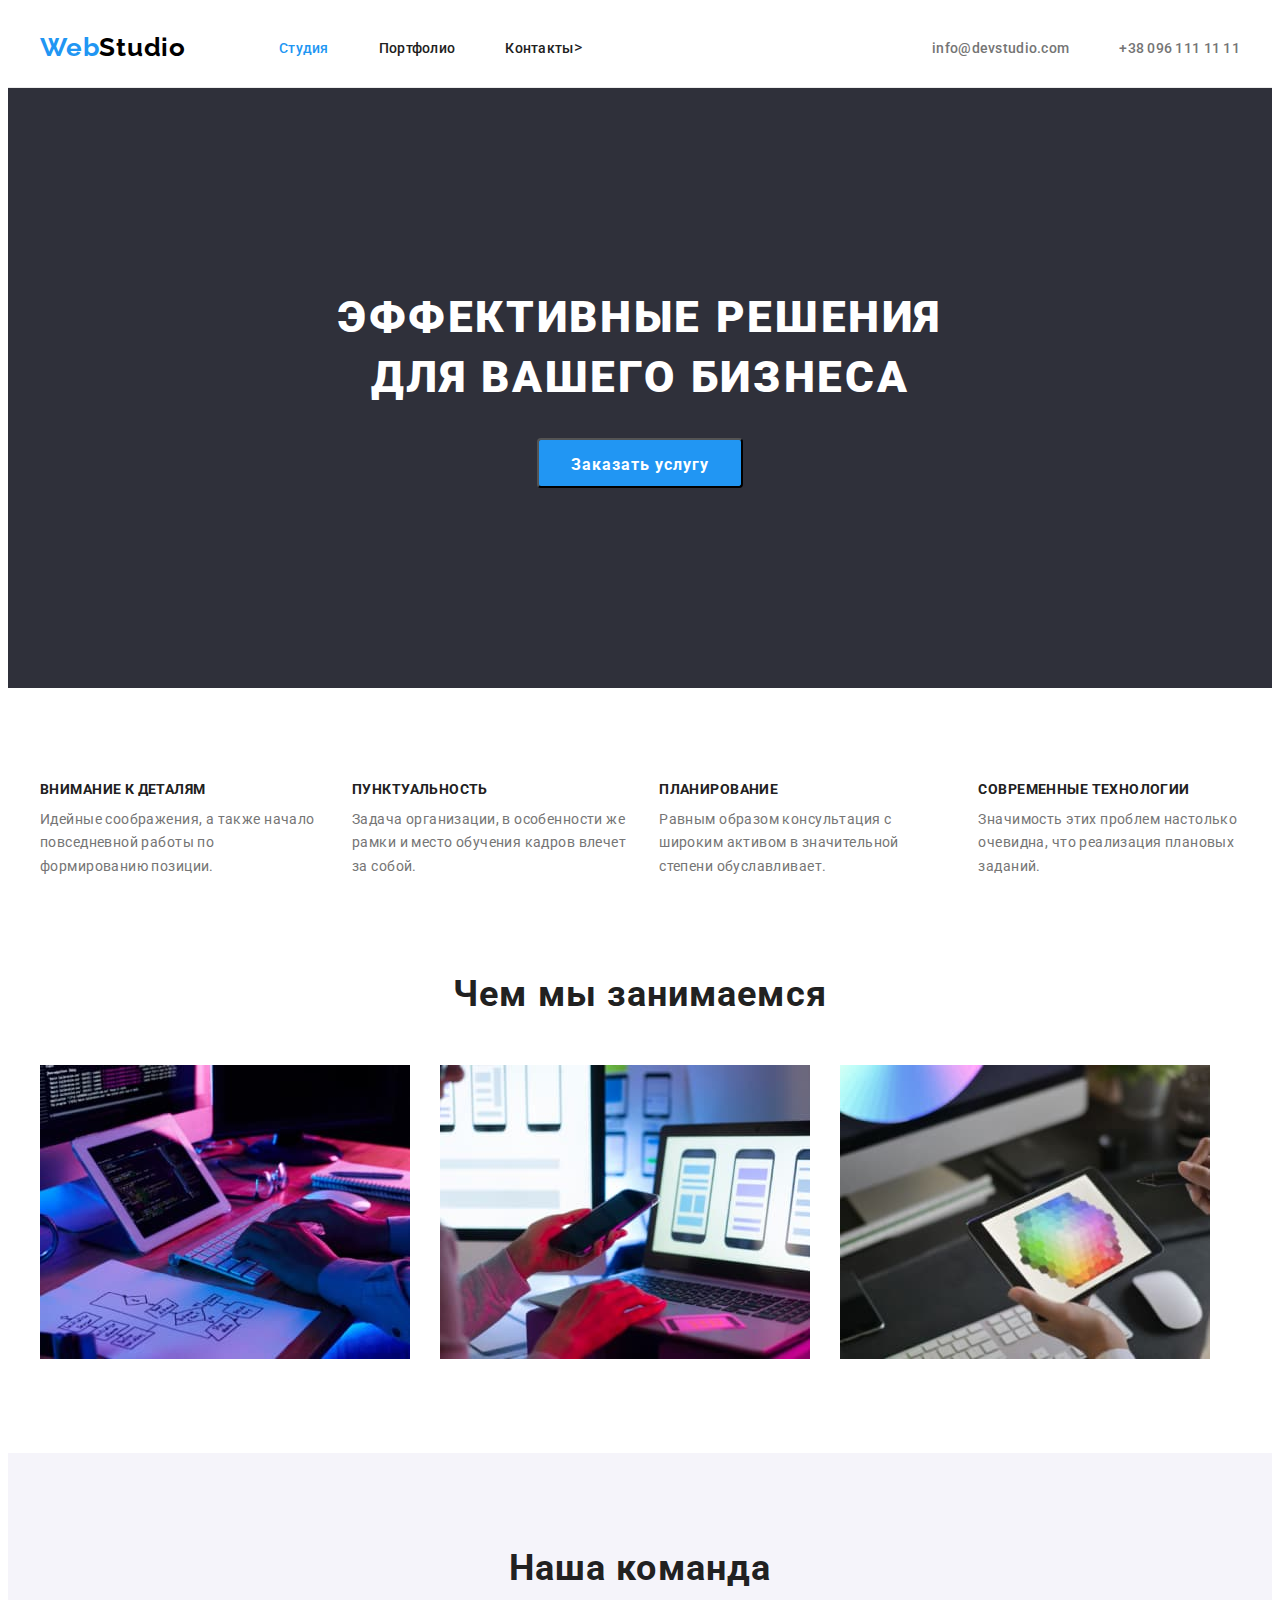
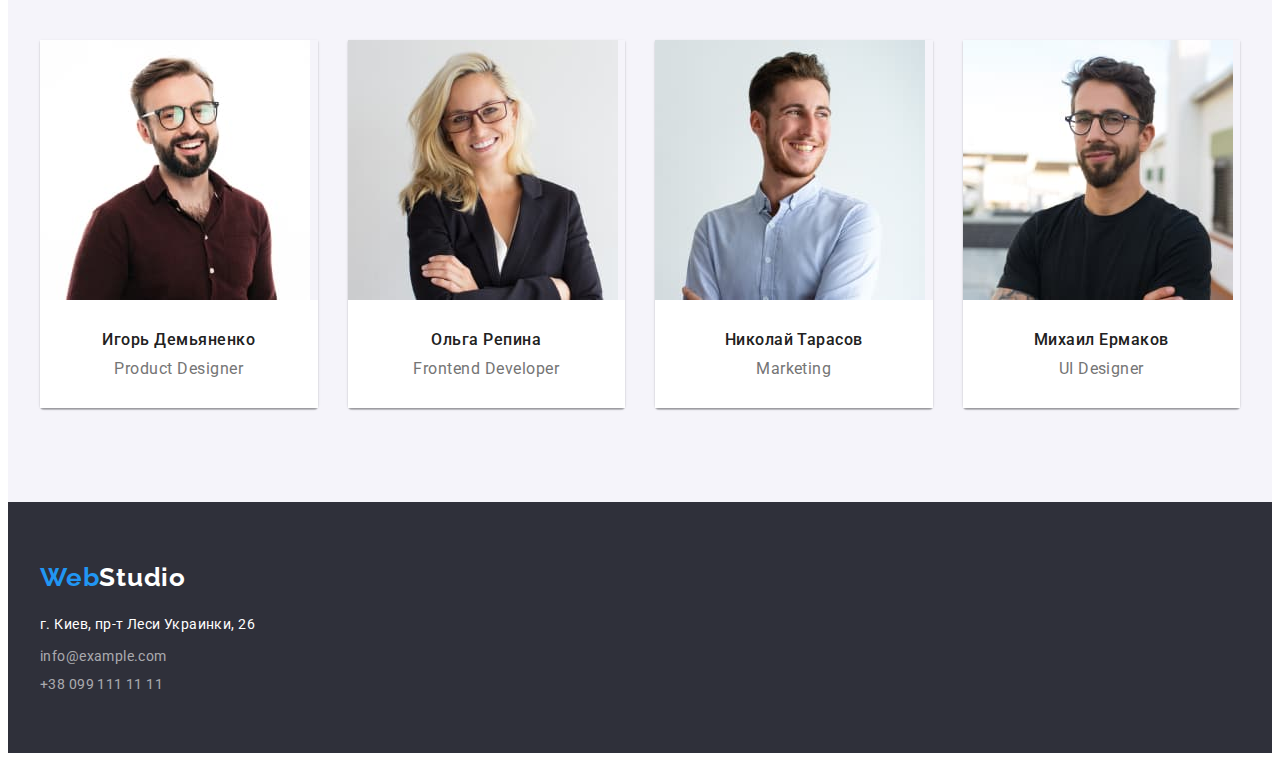
<file: index.html>
<!DOCTYPE html>
<html lang="ru">
<head>
    <meta charset="UTF-8">
    <meta http-equiv="X-UA-Compatible" content="IE=edge">
    <meta name="viewport" content="width=device-width, initial-scale=1.0">
    <title>Document</title>
    <link rel="preconnect" href="https://fonts.googleapis.com">
    <link rel="preconnect" href="https://fonts.gstatic.com" crossorigin>
    <link href="https://fonts.googleapis.com/css2?family=Raleway:wght@700&family=Roboto:wght@400;500;700;900&display=swap" rel="stylesheet">
    <link rel="stylesheet" href="https://cdnjs.cloudflare.com/ajax/libs/modern-normalize/1.1.0/modern-normalize.min.css" integrity="sha512-wpPYUAdjBVSE4KJnH1VR1HeZfpl1ub8YT/NKx4PuQ5NmX2tKuGu6U/JRp5y+Y8XG2tV+wKQpNHVUX03MfMFn9Q==" crossorigin="anonymous" referrerpolicy="no-referrer" />
    <link rel="stylesheet" href="./css/styles.css"/>
</head>
<body>
    <header class="header">
        <div class="container header-container">
        <nav class="navigation">
            <a href="./index.html" class="logo" lang="en">Web<span class="logo-header">Studio</span></a>
            <ul class="navigation-list list">
                <li class="navigation-link"><a href="" class="navigation-item current">Студия</a></li>
                <li class="navigation-link"><a href="./portfolio.html" class="navigation-item">Портфолио</a></li>
                <li class="navigation-link"><a href="" class="navigation-item">Контакты</a>></li>
            </ul>

        </nav>
        <ul class="header-list list">
            <li class="header-mail"><a href="mailto:info@devstudio.com" class="header-item">info@devstudio.com</a></li>
            <li class="header-tel"><a href="tel:+380961111111" class="header-item">+38 096 111 11 11</a></li>
        </ul>
    </div>
    </header>
    <main>
        <section class="hero">
            <div class="container"> 
            <h1 class="hero-title">Эффективные решения <br>для вашего бизнеса</h1>
            <button type="button" class="hero-btn" >Заказать услугу</button>
            </div>     
    </section>
        <section class="section about">
            <div class="container">
            <h2 class="visually-hidden">Наши преимущества</h2>
            <ul class="about-list list">
                <li class="about-list-content"><h3 class="about-title">Внимание к деталям</h3>
                    <p class="about-text">Идейные соображения, а также начало повседневной работы по формированию позиции.</p></li>
                <li class="about-list-content"><h3 class="about-title">Пунктуальность</h3>
                    <p class="about-text">Задача организации, в особенности же рамки и место обучения кадров влечет за собой.</p></li>
                <li class="about-list-content"><h3 class="about-title">Планирование</h3>
                    <p class="about-text">Равным образом консультация с широким активом в значительной степени обуславливает.</p></li>
                <li class="about-list-content"><h3 class="about-title">Современные технологии</h3>
                    <p class="about-text">Значимость этих проблем настолько очевидна, что реализация плановых заданий.</p></li>
                </ul>
            </div>
        </section>
        <section class="section img">
            <div class="container">
            <h2 class="img-title">Чем мы занимаемся</h2>
            <ul class="img-list list">
                <li class="img-item"><img src="./images/box1.jpg" 
                    alt="Программист набирает на клавиатуре код"
                    width="370"
                    height="294"
                    />
                </li>
                <li class="img-item"><img src="./images/box2.jpg" alt="На экране ноутбука предствлены телефонные версии сайта"
                    width="370"
                    height="294"
                    />
                </li>
                <li class="img-item"><img src="./images/box3.jpg" alt="На планшете веб-дизайнер выбирает цвет"
                    width="370"
                    height="294"
                    />
                </li>
            </ul> 
        </div>
        </section>
        <section class="section team">
            <div class="container">
            <h2 class="team-title">Наша команда</h2>
            <ul class="team-list list">
                <li class="team-item"><img class="team-img" src="./images/img1.jpg" alt="Фото мужчины"
                    width="270"
                    height="260"
                    />
                <div class="team-item-content">
                    <h3 class="team-names">Игорь Демьяненко</h3>
                    <p lang="en" class="team-profession">Product Designer</p>
                </div>
                </li>
                <li class="team-item"><img class="team-img" src="./images/img2.jpg" alt="Фото женщины"
                    width="270"
                    height="260"
                    />
                <div class="team-item-content">
                    <h3 class="team-names">Ольга Репина</h3>
                    <p lang="en" class="team-profession">Frontend Developer</p>
                </div>
                </li>
                <li class="team-item"><img class="team-img" src="./images/img3.jpg" alt="Фото мужчины"
                    width="270"
                    height="260"
                    />
                <div class="team-item-content">
                    <h3 class="team-names">Николай Тарасов</h3>
                    <p lang="en" class="team-profession">Marketing</p>
                </div>
                </li>
                <li class="team-item"><img class="team-img" src="./images/img4.jpg" alt="Фото мужчины"
                    width="270"
                    height="260"
                    />
                <div class="team-item-content">
                    <h3 class="team-names">Михаил Ермаков</h3>
                    <p lang="en" class="team-profession">UI Designer</p>
                </div>
                </li>
            </ul>
        </div>
        </section>
    </main>
    <footer class="footer">
        <div class="container">
        <a class="logo logo-end" href="./index.html"  lang="en">Web<span class="logo-footer">Studio</span></a>
        <address class="address">
            <ul class="footer-list list">
                <li class="footer-item"><a href="https://goo.gl/maps/nAwjV8WESkUA59sd9"
                       target="_blank" rel="noopener noreferrer nofollow">
                       <p class="footer-address">г. Киев, пр-т Леси Украинки, 26</p></a></li>
                <li class="footer-item"><a href="mailto:info@example.com" class="footer-text">info@example.com</a></li>
                <li class="footer-item"><a href="tel:+380991111111" class="footer-text">+38 099 111 11 11</a></li>
            </ul>
        </address>
        </div>
    </footer>
</body>
</html>
</file>
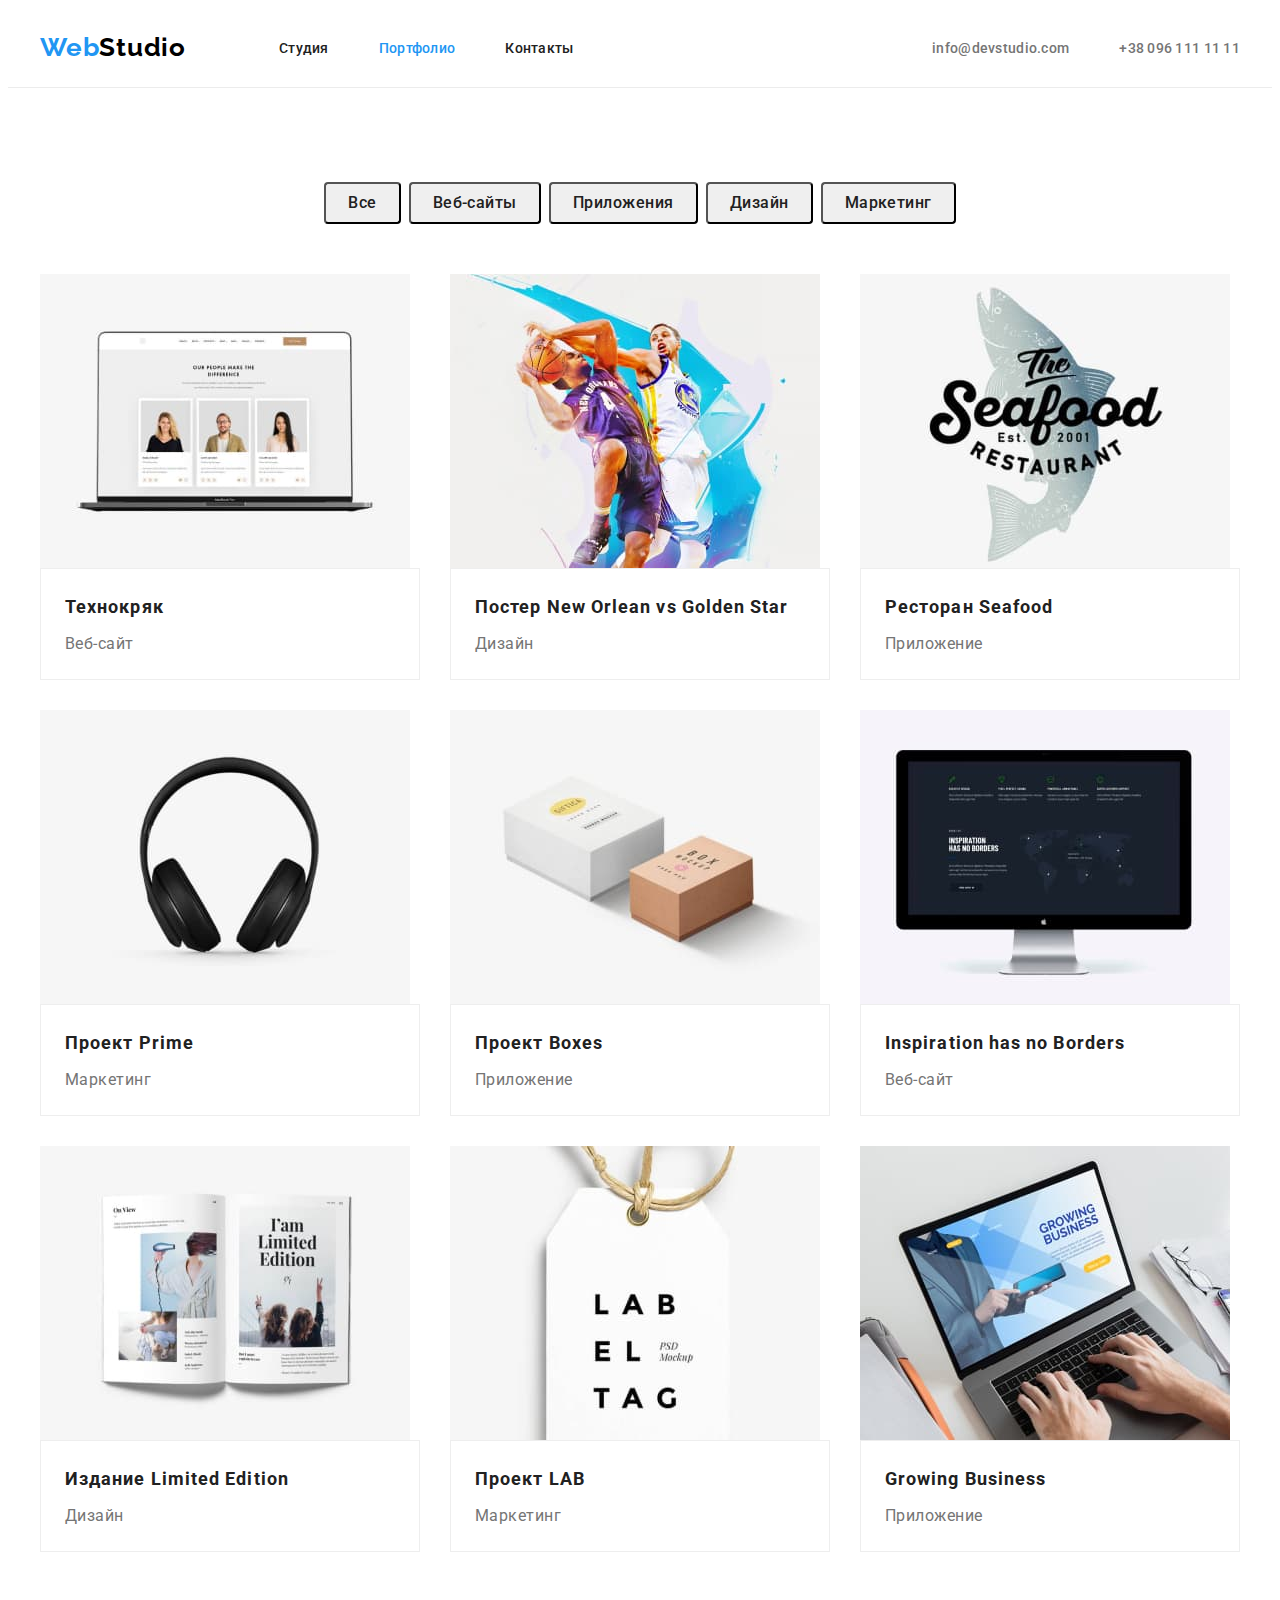
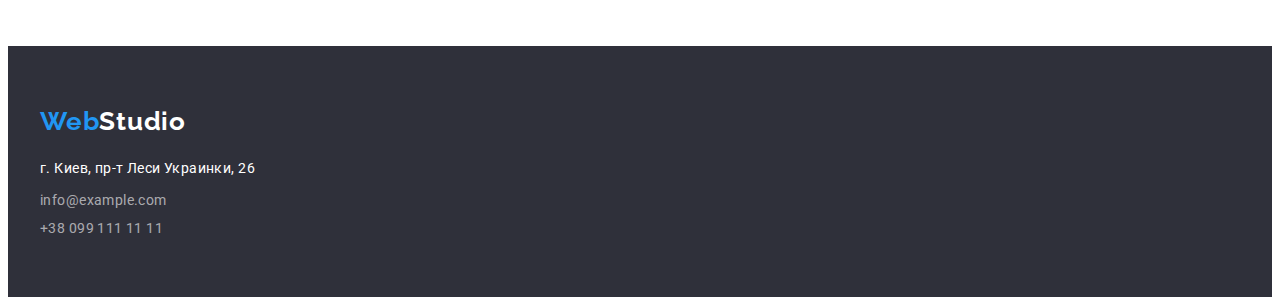
<file: portfolio.html>
<!DOCTYPE html>
<html lang="ru">
<head>
    <meta charset="UTF-8">
    <meta http-equiv="X-UA-Compatible" content="IE=edge">
    <meta name="viewport" content="width=device-width, initial-scale=1.0">
    <title>Document</title>
    <link rel="preconnect" href="https://fonts.googleapis.com">
    <link rel="preconnect" href="https://fonts.gstatic.com" crossorigin>
    <link href="https://fonts.googleapis.com/css2?family=Raleway:wght@700&family=Roboto:wght@400;500;700;900&display=swap" rel="stylesheet">
    <link rel="stylesheet" href="https://cdnjs.cloudflare.com/ajax/libs/modern-normalize/1.1.0/modern-normalize.min.css" integrity="sha512-wpPYUAdjBVSE4KJnH1VR1HeZfpl1ub8YT/NKx4PuQ5NmX2tKuGu6U/JRp5y+Y8XG2tV+wKQpNHVUX03MfMFn9Q==" crossorigin="anonymous" referrerpolicy="no-referrer" />
    <link rel="stylesheet" href="./css/styles.css"/>

</head>
<body>
    <header class="header">
        <div class="container header-container">
        <nav class="navigation">
            <a href="./index.html" class="logo"><span class="logo-accent" lang="en">Web</span><span class="logo-header">Studio</span></a>
            <ul class="navigation-list list">
                <li class="navigation-link"><a href="./index.html" class="navigation-item">Студия</a></li>
                <li class="navigation-link"><a href="./portfolio.html" class="navigation-item current">Портфолио</a></li>
                <li class="navigation-link"><a href="" class="navigation-item">Контакты</a></li>
            </ul>

        </nav>
        <ul class="header-list list">
            <li class="header-mail"><a href="mailto:info@devstudio.com" class="header-item">info@devstudio.com</a></li>
            <li class="header-tel"><a href="tel:+380961111111" class="header-item">+38 096 111 11 11</a></li>
        </ul>
        </div>
    </header>
    <main>
        <section class="section">
            <div class="container">
            <h1 class="visually-hidden">Портфолио</h1>
            <ul class="filter list">
                <li class="filter-item">
                    <button type="button" class="filter-btn">Все</button></li>
                <li class="filter-item">
                    <button type="button" class="filter-btn">Веб-сайты</button></li>
                <li class="filter-item">
                    <button type="button" class="filter-btn">Приложения</button></li>
                <li class="filter-item">
                    <button type="button" class="filter-btn">Дизайн</button></li>
                <li class="filter-item">
                    <button type="button" class="filter-btn">Маркетинг</button></li>
            </ul>
            <ul class="works list">
                <li class="works-item">
                    <img src="./images/portf1.jpg" 
                    alt="Фото мужчины и двух женщин с описаниями к ним"
                    width="370"
                    height="294"/> 
                    <div class="works-item-content"> 
                    <h2 class="works-title">Технокряк</h2>
                    <p class="works-text">Веб-сайт</p>
                    </div>
                </li>
                <li class="works-item">
                    <img src="./images/portf2.jpg" 
                    alt="Два спортсмена играют в баскетбол"
                    width="370"
                    height="294"/> 
                    <div class="works-item-content">
                    <h2 class="works-title">Постер <span lang="en">New Orlean vs Golden Star</span></h2>
                    <p class="works-text">Дизайн</p>
                    </div>
                </li>
                <li class="works-item">
                    <img src="./images/portf3.jpg" 
                    alt="Логотип ресторана рыбка"
                    width="370"
                    height="294"/> 
                    <div class="works-item-content">
                    <h2 class="works-title">Ресторан <span lang="en">Seafood</span></h2>
                    <p class="works-text">Приложение</p>
                    </div>
                </li>
                <li class="works-item">
                    <img src="./images/portf4.jpg" 
                    alt="Наушники"
                    width="370"
                    height="294"/> 
                    <div class="works-item-content">
                    <h2 class="works-title">Проект <span lang="en">Prime</span></h2>
                    <p class="works-text">Маркетинг</p>
                    </div>
                </li>
                <li class="works-item">
                    <img src="./images/portf5.jpg" 
                    alt="Две коробочки"
                    width="370"
                    height="294"/> 
                    <div class="works-item-content">
                    <h2 class="works-title">Проект <span lang="en">Boxes</span></h2>
                    <p class="works-text">Приложение</p>
                    </div>
                </li>
                <li class="works-item">
                    <img src="./images/portf6.jpg" 
                    alt="Монитор"
                    width="370"
                    height="294"/> 
                    <div class="works-item-content">
                    <h2 class="works-title"><span lang="en">Inspiration has no Borders</span></h2>
                    <p class="works-text">Веб-сайт</p>
                    </div>
                </li>
                <li class="works-item">
                    <img src="./images/portf7.jpg" 
                    alt="Развернутая книга"
                    width="370"
                    height="294"/> 
                    <div class="works-item-content">
                    <h2 class="works-title">Издание <span lang="en">Limited Edition</span></h2>
                    <p class="works-text">Дизайн</p>
                    </div>
                </li>
                <li class="works-item">
                    <img src="./images/portf8.jpg" 
                    alt="Бирка с логотипом"
                    width="370"
                    height="294"/>
                    <div class="works-item-content">
                    <h2 class="works-title">Проект <span lang="en">LAB</span></h2>
                    <p class="works-text">Маркетинг</p>
                    </div>     
                </li>    
                <li class="works-item">
                    <img src="./images/portf9.jpg" 
                    alt="Мужчина работает за ноутбуком"
                    width="370"
                    height="294"/> 
                    <div class="works-item-content">
                    <h2 class="works-title"><span lang="en">Growing Business</span></h2>
                    <p class="works-text">Приложение</p>
                    </div>
                </li>
            </ul>
        </div>
        </section>

    </main>
    <footer class="footer">
        <div class="container">
        <a class="logo logo-end" href="./index.html"><span class="logo-accent" lang="en">Web</span><span class="logo-footer">Studio</span></a>
        <address class="address">
            <ul class="footer-list list">
                <li class="footer-item"><a href="https://goo.gl/maps/nAwjV8WESkUA59sd9"
                       target="_blank" rel="noopener noreferrer nofollow">
                       <p class="footer-address">г. Киев, пр-т Леси Украинки, 26</p></a></li>
                <li class="footer-item"><a href="mailto:info@example.com" class="footer-text">info@example.com</a></li>
                <li class="footer-item"><a href="tel:+380991111111" class="footer-text">+38 099 111 11 11</a></li>
            </ul>
        </address>
        </div>
    </footer>
</body>
</html>
</file>
<file: css/styles.css>
:root {
    --header-text-color: #212121;
    --header-info-color:#757575;
    --main-text-color: #212121;
    --second-text-color: #757575;
    --white-color: #FFFFFF;
    --black-color: #212121;
    --logo-color:#2196F3;
    --logo-header-color: #000000;
    --logo-footer-color: #FFFFFF;
    --accent-color: #2196F3;
    --bg-wight-color: #FFFFFF;
    --bg-black-color: #2F303A;
    --bg-grey-color:#F5F4FA;
    --bg-btm-color: #188ce8;
    --frame-color: #EEEEEE;
    
}
p, h1, h2, h3, h4, h5, h6 {
    margin: 0;
} 
ul {
    margin: 0;
    padding: 0;
}
img {
    display: block;
}
button {
cursor: pointer;
}

 body {
    color: var(--main-text-color);
    font-family: "Roboto", sans-serif
}

 .list {
    list-style: none;
}
 a {
     text-decoration: none;
 }

 .container {
     width: 1200px;
     padding-left: 15px;
     padding-right: 15px;
     margin: 0 auto;
     /* outline: 2px solid red; */
 }

 .visually-hidden {
    position: absolute;
    white-space: nowrap;
    width: 1px;
    height: 1px;
    overflow: hidden;
    border: 0;
    padding: 0;
    clip: rect(0 0 0 0);
    clip-path: inset(50%);
    margin: -1px;
}

 .logo {
    font-family: "Raleway", sans-serif;
    font-weight: 700;
    font-size: 26px;
    line-height: 1.19;
    letter-spacing: 0.03em;
    color:var(--logo-color);
    margin-right: 93px;
}
 .logo-header {
    color: var(--logo-header-color);
}
.logo-footer {
color: var(--logo-footer-color);
}
.logo-end {
    margin-right: 0;
}
/* -----------Навигация-------------- */
 .header {
     display: flex;
    background-color: var(--bg-wight-color);
    padding-top: 24px;
    padding-bottom: 24px;
    border-bottom: 1px solid #ECECEC;
}
.navigation {
    display: flex;
    align-items: center;
}
.navigation-list {
    display: flex;
}
 .header-list {
    display: flex;
    margin-left: auto; 
    align-items: center;
} 
.header-container {
    display: flex;     
}

.navigation-link + .navigation-link {
    margin-left: 50px;
}
.header-tel {
    margin-left: 50px;
}
 .navigation-item, .header-item {
    font-weight: 500;
    font-size: 14px;
    line-height: 1.14;
    letter-spacing: 0.02em;
    color: var(--header-text-color);
}
 .header-item {
    color: var(--header-info-color);   
}
 .navigation-item:hover, 
 .navigation-item:focus {
    color: var(--accent-color);
}
 .header-item:hover,
 .header-item:focus {
      color: var(--accent-color);
  }
 .current {
    color: var(--accent-color);
}
.section {
    padding-top: 94px;
    padding-bottom: 94px;
} 
/* -------------Hero----------------- */
  .hero {
   background-color: var(--bg-black-color);
   padding-top: 200px;
   padding-bottom: 200px;
   text-align: center
}
 .hero-title {
    font-weight: 900;
    font-size: 44px;
    line-height: 1.36;
    text-align: center;
    letter-spacing: 0.06em;
    text-transform: uppercase;
    color: var(--white-color);
    margin-bottom: 30px;
}  

 .hero-btn  {
    font-family:inherit;
    font-weight: 700;
    font-size: 16px;
    line-height: 1.88;
    /* /* display: flex;
    align-items: center; */
    text-align: center;
    letter-spacing: 0.06em;
    color: var(--white-color);
    background-color: var(--accent-color);
    cursor: pointer;    
    border-radius: 4px;
    min-width: 200px;
    height: 50px;
    padding: 10px 32px;
 }

 .hero-btn:hover, 
 .hero-btn:focus {
    background-color: var(--bg-btm-color);
} 

/* --------------About------------------ */
.about {
    background-color: var(--bg-wight-color);
} 

 .about-title {
    font-weight: 700;
    font-size: 14px;
    line-height: 1.14;
    letter-spacing: 0.03em;
    text-transform: uppercase;
    margin-bottom: 10px;
}

 .about-list {
    display: flex;
}

 .about-text {
    font-size: 14px;
    line-height: 1.71;
    letter-spacing: 0.03em;
    color: var(--second-text-color);

}

.about-list-content:not(:last-child) {
    margin-right: 30px;
}


/* ----------Img------Img@Team titles-------------------- */

 .img-title, .team-title {
    font-weight: 700;
    font-size: 36px;
    line-height: 1.17;
    text-align: center;
    letter-spacing: 0.03em;
    margin-bottom: 50px;
}

  .img {
    padding-top: 0;   
  }
   .img-list {
      display: flex;
     
  } 
  .img-item:not(:last-child) {
      margin-right: 30px;
  }
 
/* ------------------------Team---------------------------- */
 .team {
    background-color: var(--bg-grey-color);
 }
.team-item-content {
    padding-top: 30px;
    padding-bottom: 30px;
    background: #FFFFFF;
}

 .team-names {
    font-weight: 500;
    font-size: 16px;
    line-height: 1.19;
    text-align: center;
    letter-spacing: 0.03em;
    margin-bottom: 10px;
    }
 .team-profession {
    font-size: 16px;
    line-height: 1.19;
    text-align: center;
    letter-spacing: 0.03em;
    color: var(--second-text-color);
    }
    .team-list {
        display: flex;
        margin-left: -30px;
        margin-bottom: -30px; 
        flex-wrap: wrap;
    }
    .team-item {
        width: calc(100% / 4 - 30px);
        margin-left: 30px;
        margin-bottom: 30px;
        box-shadow: 0px 1px 3px rgba(0, 0, 0, 0.12), 0px 1px 1px rgba(0, 0, 0, 0.14), 0px 2px 1px rgba(0, 0, 0, 0.2);
        border-radius: 0px 0px 4px 4px;
    }

    /* -----------------------Footer------------------------ */
    .footer {
       background-color: var(--bg-black-color);
       padding-top: 60px;
       padding-bottom: 60px;
    }
 .footer-address {
    font-style: normal;
    font-size: 14px;
    line-height: 1.71;
    letter-spacing: 0.03em;
    color:var(--white-color);
  }  
  .footer-address:hover,
  .footer-address:focus {
      color: var(--accent-color); 
  }

  .footer-text {
    font-style: normal;
    font-size: 14px;
    line-height: 1,71;
    letter-spacing: 0.03em;
    color: rgba(255, 255, 255, 0.6);
  }
    .footer-item:hover,
    .footer-item:focus {
      color: var(--accent-color);
  }
.footer-item:not(:last-child) {
    margin-bottom: 9px;
}
.address {
    margin-top: 20px;
}



  /* -----------------------PORTFOLIO------------------------ */
  .filter-btn {
    font-family:inherit;
    font-weight: 500;
    font-size: 16px;
    line-height: 1.63;
    text-align: center;
    letter-spacing: 0.03em;
    color: var(--black-color);
    background-color: --bg-grey-color;
    cursor: pointer;
    border-radius: 4px;
    padding: 6px 22px;
  }

  .filter {
      display: flex;
      justify-content: center;
      margin-bottom: 50px;
      
  }
  .filter-item:not(:last-child) {
margin-right: 8px;
};

  .filter-btn:hover,
  .filter-btn:focus {
   color: var(--white-color);
   background-color:var(--accent-color);
  }
  .works-title {
    font-weight: 700;
    font-size: 18px;
    line-height: 2;
    letter-spacing: 0.06em;
    margin-bottom: 4px;
  }
  .works-text {
    font-size: 16px;
    line-height: 1.88;
    letter-spacing: 0.03em;
    color: var(--second-text-color);
  }
  .works-item-content {
    padding: 20px 24px;
     background: var(--white-color);
     border: 1px solid var(--frame-color);
     box-sizing: border-box;

  }
  .works {
      display: flex;
      margin-left: -30px;
      margin-bottom: -30px; 
      flex-wrap: wrap;
    
  } 
  .works-item {
width: calc(100% / 3 - 30px);
margin-left: 30px;
margin-bottom: 30px;
  }
</file>
